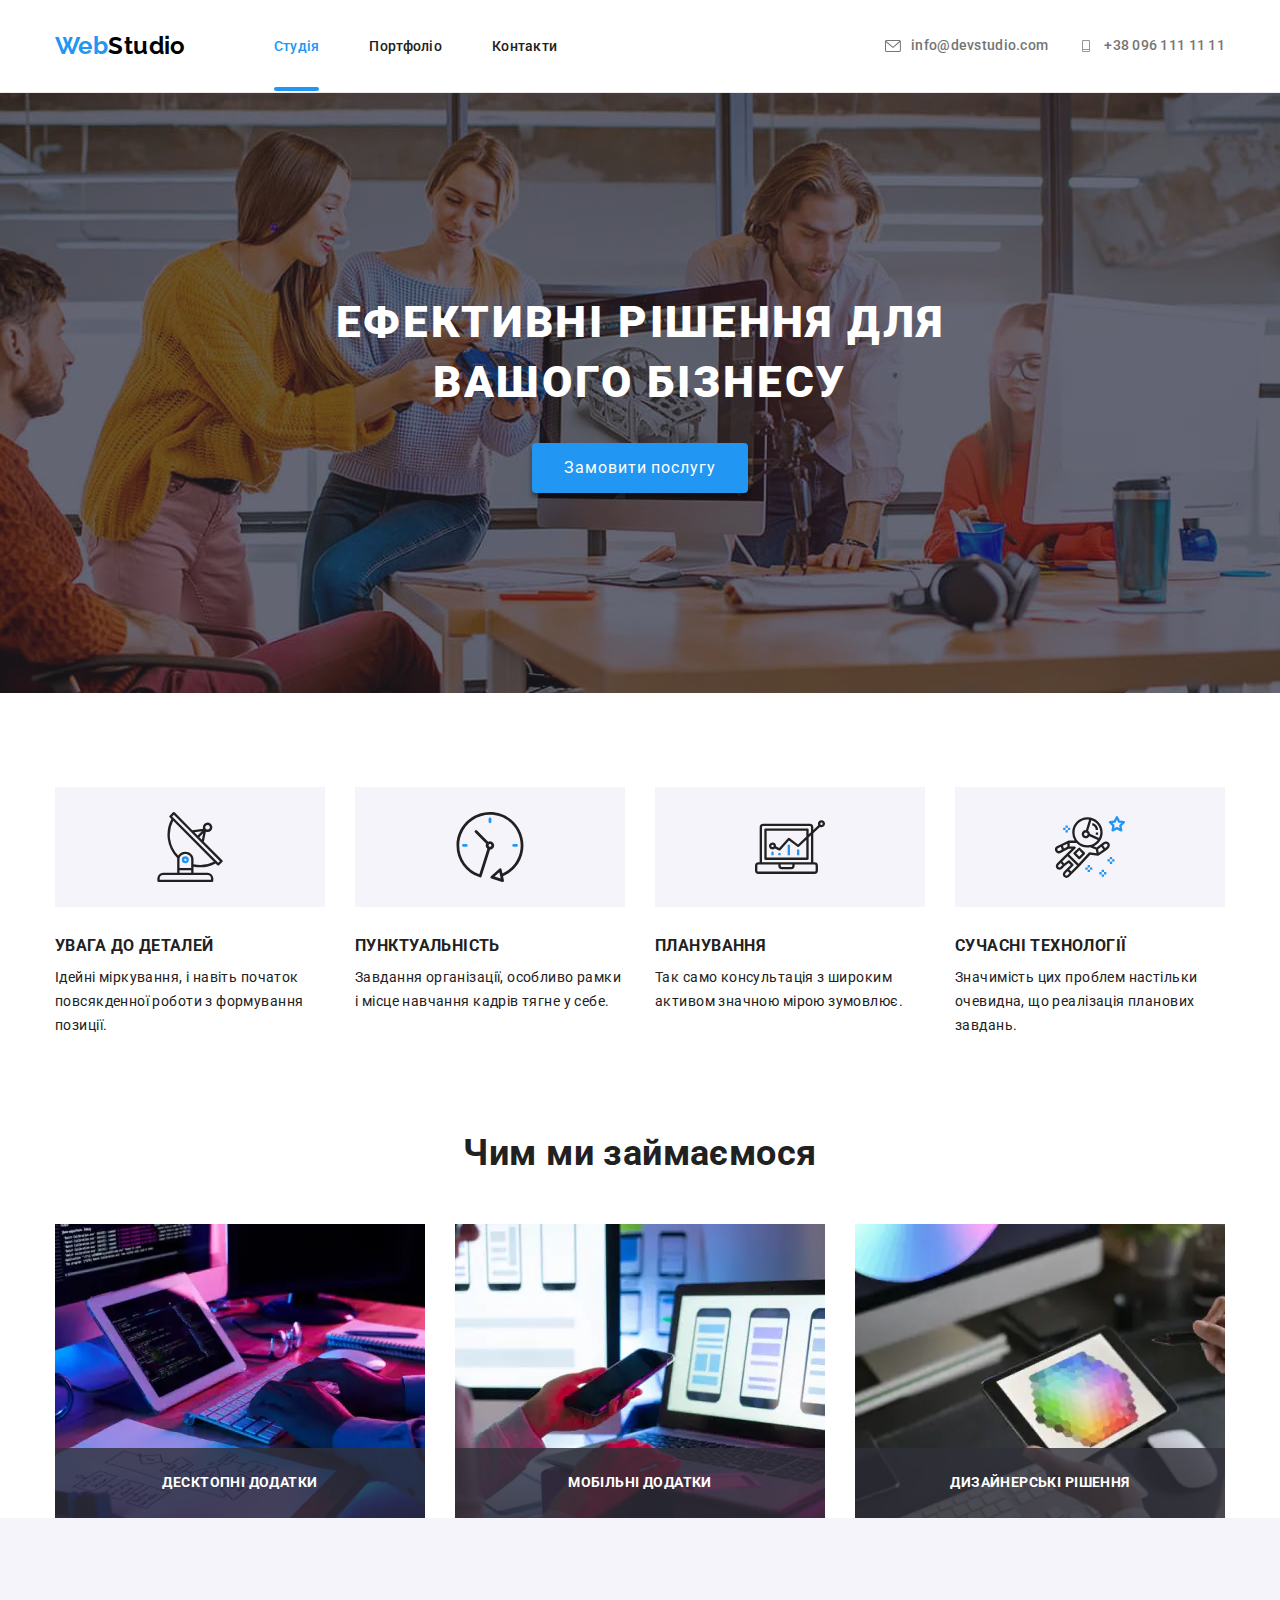
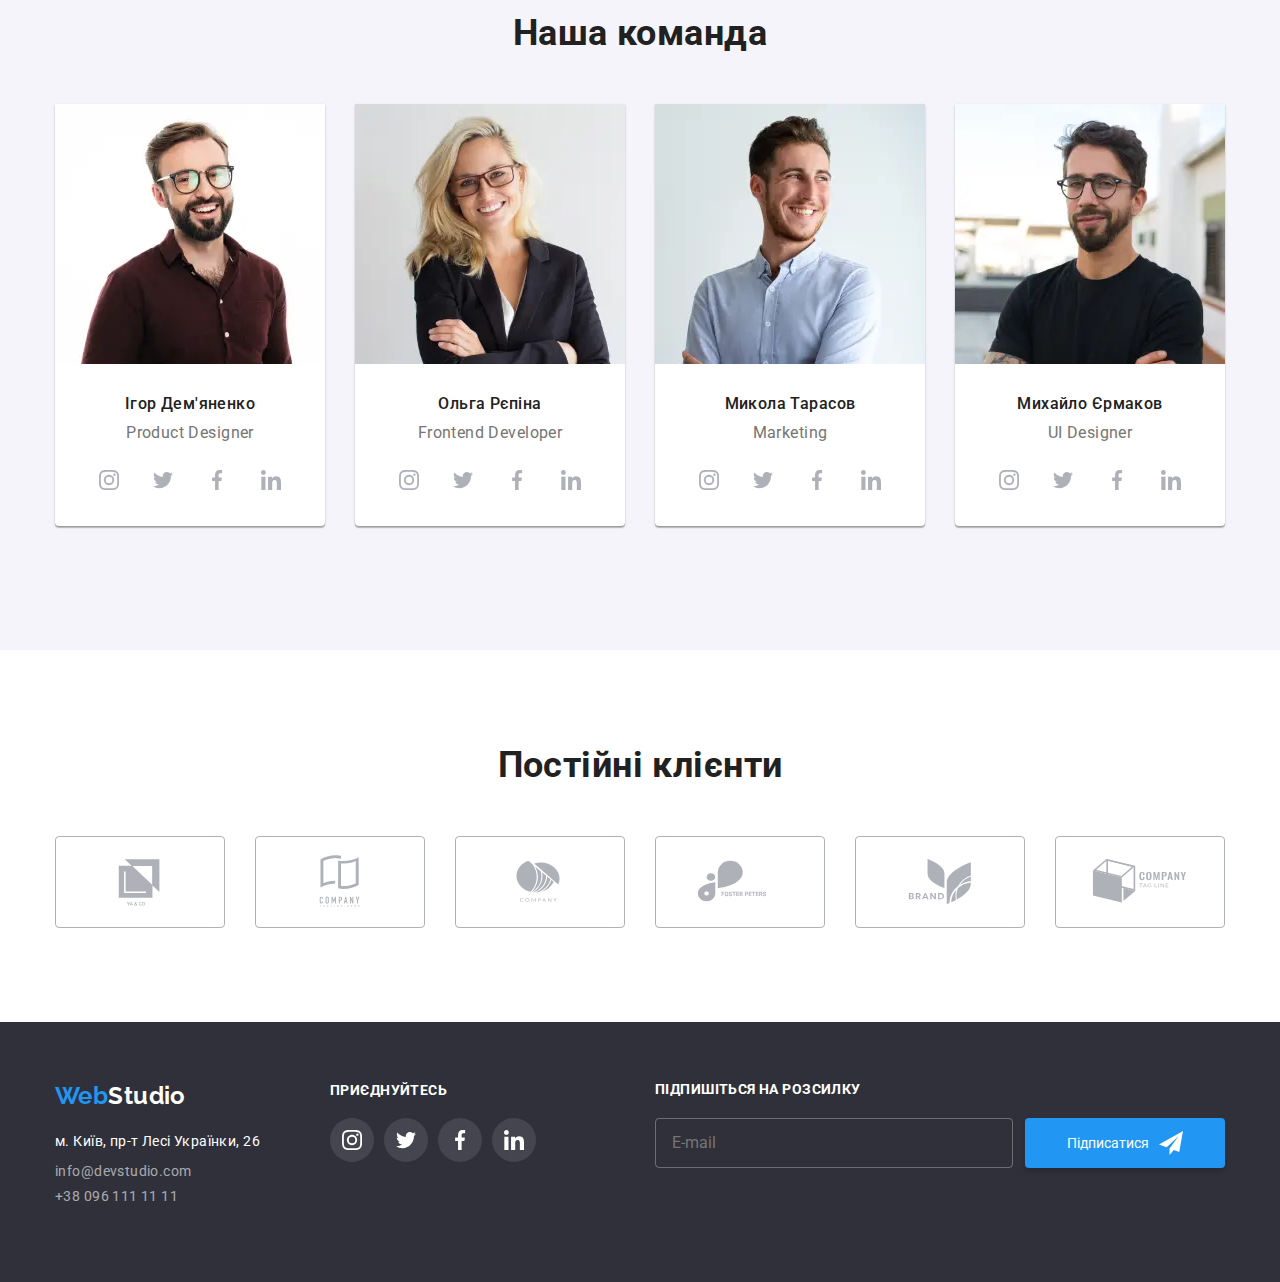
<file: index.html>
<!DOCTYPE html>
<html lang="uk">

<head>
  <meta charset="utf-8" />
  <meta name="viewport" content="width=device-width, initial-scale=1.0" />
  <title>WebStudio</title>
  <link rel="preconnect" href="https://fonts.googleapis.com" />
  <link rel="preconnect" href="https://fonts.gstatic.com" crossorigin />
  <link href="https://fonts.googleapis.com/css2?family=Raleway:wght@700&family=Roboto:wght@400;500;700;900&display=swap"
    rel="stylesheet" />
  <link rel="stylesheet" href="https://cdn.jsdelivr.net/npm/modern-normalize@1.1.0/modern-normalize.min.css" />
  <link rel="stylesheet" href="./css/main.min.css" />
</head>

<body class="page">

  <!--Шапка-->
  <header class="page-header">
    <div class="container page-header__container">
      <nav class="page-navigation">
        <a class="page-logo link" href="./index.html">Web<span class="logo-header">Studio</span></a>
        <ul class="site-nav list">
          <li class="site-nav__item">
            <a class="site-nav__link current link" href="./index.html">Студія</a>
          </li>
          <li class="site-nav__item">
            <a class="site-nav__link link" href="./portfolio.html">Портфоліо</a>
          </li>
          <li class="site-nav__item">
            <a class="site-nav__link link" href="#">Контакти</a>
          </li>
        </ul>
      </nav>
      <ul class="auth-nav list">
        <li class="auth-nav__item">
          <div class="mailto">
            <a class="auth-nav__link link" href="mailto:info@devstudio.com">
              <svg aria-label "іконка конверту" class="auth-nav__icon">
                <use href="./images/icons.svg#icon-envelope"></use>
              </svg>info@devstudio.com
            </a>
          </div>
          <div class="telefon">
            <a class="auth-nav__link link" href="tel:+380961111111">
              <svg aria-label "іконка телефон" class="auth-nav__icon">
                <use href="./images/icons.svg#icon-vector-1"></use>
              </svg>+38 096 111 11 11</a>
          </div>
        </li>
      </ul>
      <button type="button" class="mobile-btn" data-menu-open>
        <svg class="mobile-btn__icon">
          <use href="./images/icons.svg#icon-burger"></use>
        </svg>
      </button>
    </div>
    <div class="mobile-menu" data-menu>
      <div class="container mobile-menu__container">
        <button type="button" class="mobile-menu__btn" data-menu-close>
          <svg class="mobile-menu__icon">
            <use href="./images/icons.svg#icon-close-2"></use>
          </svg>
        </button>
        <ul class="mobile-nav list">
          <li class="mobile-nav__item">
            <a class="mobile-nav__link current link" href="./index.html">Студія</a>
          </li>
          <li class="mobile-nav__item">
            <a class="mobile-nav__link link" href="./portfolio.html">Портфоліо</a>
          </li>
          <li class="mobile-nav__item">
            <a class="mobile-nav__link link" href="#">Контакти</a>
          </li>
        </ul>
        <ul class=" contacts-mobile list">
          <li class="contacts-mobile__item">
            <div class="contacts-mobile__link">
              <a class="contacts-mobile__telefon link" href="tel:+380961111111">+38 096 111 11 11</a>
            </div>
            <div class="contacts-mobile__link">
              <a class="contacts-mobile__mailto link" href="mailto:info@devstudio.com">info@devstudio.com</a>
            </div>
          </li>
        </ul>
        <ul class="mobile-networks list">
          <li class="mobile-networks__item">
            <a class="mobile-networks__link link" href="">Instagram</a><span class="border"></span>
          </li>
          <li class="mobile-networks__item">
            <a class="mobile-networks__link link" href="">Twitter</a><span class="border"></span>
          </li>
          <li class="mobile-networks__item">
            <a class="mobile-networks__link link" href="">Facebook</a><span class="border"></span>
          </li>
          <li class="mobile-networks__item">
            <a class="mobile-networks__link link" href="">Linkedin</a><span class="border"></span>
          </li>
        </ul>
      </div>
    </div>
  </header>

  <main>
    <!--Герой-->
    <section class="hero section">
      <div class="container">
        <h1 class="hero__title">Ефективні рішення для вашого бізнесу</h1>
        <button class="open-btn" type="button" data-modal-open>Замовити послугу</button>
      </div>
    </section>

    <!--Наші переваги-->
    <section class="features section">
      <div class="container">
        <h2 class="section-title visually-hidden">Наші переваги</h2>
        <ul class="features-list list">
          <li class="features-list__item">
            <div class="advantage">
              <svg aria-label "іконка антени" class="advantage__icon">
                <use href="./images/icons.svg#icon-antenna"></use>
              </svg>
            </div>
            <h3 class="features__title">Увага до деталей</h3>
            <p class="features__text">
              Ідейні міркування, і навіть початок повсякденної роботи з
              формування позиції.
            </p>
          </li>
          <li class="features-list__item">
            <div class="advantage">
              <svg aria-label "іконка годинника" class="advantage__icon">
                <use href="./images/icons.svg#icon-clock"></use>
              </svg>
            </div>
            <h3 class="features__title">Пунктуальність</h3>
            <p class="features__text">
              Завдання організації, особливо рамки і місце навчання кадрів
              тягне у себе.
            </p>
          </li>
          <li class="features-list__item">
            <div class="advantage">
              <svg aria-examplabel "іконка діаграми" class="advantage__icon">
                <use href="./images/icons.svg#icon-diagram"></use>
              </svg>
            </div>
            <h3 class="features__title">Планування</h3>
            <p class="features__text">
              Так само консультація з широким активом значною мірою зумовлює.
            </p>
          </li>
          <li class="features-list__item">
            <div class="advantage">
              <svg aria-label "іконка астронавта" class="advantage__icon">
                <use href="./images/icons.svg#icon-astronaut"></use>
              </svg>
            </div>
            <h3 class="features__title">Сучасні технології</h3>
            <p class="features__text">
              Значимість цих проблем настільки очевидна, що реалізація
              планових завдань.
            </p>
          </li>
        </ul>
      </div>
    </section>

    <!--Приклади робіт-->
    <section class="examples section">
      <div class="container">
        <h2 class="section-title">Чим ми займаємося</h2>
        <ul class="examples-list list">
          <li class="examples__img">
            <picture>
              <source srcset="./images/examples-1.desktop.webp 1x, ./images/examples-1.desktop@2x.webp 2x"
                media="(min-width: 1200px)" type="image/webp" />
              <source srcset="./images/examples-1.desktop.jpg 1x, ./images/examples-1.desktop@2x.jpg 2x"
                media="(min-width: 1200px)" />

              <source srcset="./images/examples-1.tablet.webp 1x, ./images/examples-1.tablet@2x.webp 2x"
                media="(min-width: 768px)" type="image/webp" />
              <source srcset="./images/examples-1.tablet.jpg 1x, ./images/examples-1.tablet@2x.jpg 2x"
                media="(min-width: 768px)" />

              <source srcset="./images/examples-1.mobile.webp 1x, ./images/examples-1.mobile@2x.webp 2x"
                media="(max-width: 767px)" type="image/webp" />
              <source srcset="./images/examples-1.mobile.jpg 1x, ./images/examples-1.mobile@2x.jpg 2x"
                media="(max-width: 767px)" />

              <img src="./images/examples-1.mobile.jpg" alt="retina picture" class="picture-img"
                alt="Людина працює за комп'ютером" width="370" height="294" />
            </picture>
            <div class="examples__overlay">
              <p>Десктопні додатки</p>
            </div>
          </li>
          <li class="examples__img">
            <picture>
              <source srcset="./images/examples-2.desktop.webp 1x, ./images/examples-2.desktop@2x.webp 2x"
                media="(min-width: 1200px)" type="image/webp" />
              <source srcset="./images/examples-2.desktop.jpg 1x, ./images/examples-2.desktop@2x.jpg 2x"
                media="(min-width: 1200px)" />

              <source srcset="./images/examples-2.tablet.webp 1x, ./images/examples-2.tablet@2x.webp 2x"
                media="(min-width: 768px)" type="image/webp" />
              <source srcset="./images/examples-2.tablet.jpg 1x, ./images/examples-2.tablet@2x.jpg 2x"
                media="(min-width: 768px)" />

              <source srcset="./images/examples-2.mobile.webp 1x, ./images/examples-2.mobile@2x.webp 2x"
                media="(max-width: 767px)" type="image/webp" />
              <source srcset="./images/examples-2.mobile.jpg 1x, ./images/examples-2.mobile@2x.jpg 2x"
                media="(max-width: 767px)" />

              <img src="./images/examples-2.mobile.jpg" alt="retina picture" class="picture-img"
                alt="Дівчина з телефоном за комп'ютером" width="370" height="294" /> 
            </picture>
              <div class="examples__overlay">
                <p>Мобільні додатки</p>
              </div>
          </li>
          <li class="examples__img">
            <picture>
              <source srcset="./images/examples-3.desktop.webp 1x, ./images/examples-3.desktop@2x.webp 2x"
                media="(min-width: 1200px)" type="image/webp" />
              <source srcset="./images/examples-3.desktop.jpg 1x, ./images/examples-3.desktop@2x.jpg 2x"
                media="(min-width: 1200px)" />

              <source srcset="./images/examples-3.tablet.webp 1x, ./images/examples-3.tablet@2x.webp 2x"
                media="(min-width: 768px)" type="image/webp" />
              <source srcset="./images/examples-3.tablet.jpg 1x, ./images/examples-3.tablet@2x.jpg 2x"
                media="(min-width: 768px)" />

              <source srcset="./images/examples-3.mobile.webp 1x, ./images/examples-3.mobile@2x.webp 2x"
                media="(max-width: 767px)" type="image/webp" />
              <source srcset="./images/examples-3.mobile.jpg 1x, ./images/examples-3.mobile@2x.jpg 2x"
                media="(max-width: 767px)" />

              <img src="./images/examples-3.mobile.jpg" alt="retina picture" class="picture-img"
                alt="Дівчина з планшетом" width="370" height="294" />
            </picture>
              <div class="examples__overlay">
                <p>Дизайнерські рішення</p>
              </div>
          </li>
        </ul>
      </div>
    </section>

    <!--Наша команда-->
    <section class="team section">
      <div class="container">
        <h2 class="section-title">Наша команда</h2>
        <ul class="team-list list">
          <li class="team__item">
            <picture>
              <source srcset="./images/team-1.desktop.webp 1x, ./images/team-1.desktop@2x.webp 2x"
                media="(min-width: 1200px)" type="image/webp" />
              <source srcset="./images/team-1.desktop.jpg 1x, ./images/team-1.desktop@2x.jpg 2x"
                media="(min-width: 1200px)" />

              <source srcset="./images/team-1.tablet.webp 1x, ./images/team-1.tablet@2x.webp 2x"
                media="(min-width: 768px)" type="image/webp" />
              <source srcset="./images/team-1.tablet.jpg 1x, ./images/team-1.tablet@2x.jpg 2x"
                media="(min-width: 768px)" />

              <source srcset="./images/team-1.mobile.webp 1x, ./images/team-1.mobile@2x.webp 2x"
                media="(max-width: 767px)" type="image/webp" />
              <source srcset="./images/team-1.mobile.jpg 1x, ./images/team-1.mobile@2x.jpg 2x"
                media="(max-width: 767px)" />

              <img src="./images/team-1.mobile.jpg" alt="retina picture" class="picture-img" alt="Ігор Дем'яненко" />
            </picture>
              <div class="team__card">
                <h3 class="team__title">Ігор Дем'яненко</h3>
                <p class="team__text">Product Designer</p>
                <ul class="social-list list">
                  <li class="social__item">
                    <a href="" class="social__link">
                      <svg aria-label "іконка інстаграму" class="social__icon">
                        <use href="./images/icons.svg#icon-instagram"></use>
                      </svg>
                    </a>
                  </li>
                  <li class="social__item">
                    <a href="" class="social__link">
                      <svg aria-label "іконка твітеру" class="social__icon">
                        <use href="./images/icons.svg#icon-twitter"></use>
                      </svg>
                    </a>
                  </li>
                  <li class="social__item">
                    <a href="" class="social__link">
                      <svg aria-label "іконка фейсбуку" class="social__icon">
                        <use href="./images/icons.svg#icon-facebook"></use>
                      </svg>
                    </a>
                  </li>
                  <li class="social__item">
                    <a href="" class="social__link">
                      <svg aria-label "іконка лінкедін" class="social__icon">
                        <use href="./images/icons.svg#icon-linkedin"></use>
                      </svg>
                    </a>
                  </li>
                </ul>
              </div>
          </li>
          <li class="team__item">
            <picture>
              <source srcset="./images/team-2.desktop.webp 1x, ./images/team-2.desktop@2x.webp 2x"
                media="(min-width: 1200px)" type="image/webp" />
              <source srcset="./images/team-2.desktop.jpg 1x, ./images/team-2.desktop@2x.jpg 2x"
                media="(min-width: 1200px)" />

              <source srcset="./images/team-2.tablet.webp 1x, ./images/team-2.tablet@2x.webp 2x"
                media="(min-width: 768px)" type="image/webp" />
              <source srcset="./images/team-2.tablet.jpg 1x, ./images/team-2.tablet@2x.jpg 2x"
                media="(min-width: 768px)" />

              <source srcset="./images/team-2.mobile.webp 1x, ./images/team-2.mobile@2x.webp 2x"
                media="(max-width: 767px)" type="image/webp" />
              <source srcset="./images/team-2.mobile.jpg 1x, ./images/team-2.mobile@2x.jpg 2x"
                media="(max-width: 767px)" />

              <img src="./images/team-2.mobile.jpg" alt="retina picture" class="picture-img" alt="Ольга Рєпіна"/>
                </picture>
              <div class="team__card">
                <h3 class="team__title">Ольга Рєпіна</h3>
                <p class="team__text">Frontend Developer</p>
                <ul class="social-list list">
                  <li class="social__item">
                    <a href="" class="social__link">
                      <svg aria-label "іконка інстаграму" class="social__icon">
                        <use href="./images/icons.svg#icon-instagram"></use>
                      </svg>
                    </a>
                  </li>
                  <li class="social__item">
                    <a href="" class="social__link">
                      <svg aria-label "іконка твітеру" class="social__icon">
                        <use href="./images/icons.svg#icon-twitter"></use>
                      </svg>
                    </a>
                  </li>
                  <li class="social__item">
                    <a href="" class="social__link">
                      <svg aria-label "іконка фейсбуку" class="social__icon">
                        <use href="./images/icons.svg#icon-facebook"></use>
                      </svg>
                    </a>
                  </li>
                  <li class="social__item">
                    <a href="" class="social__link">
                      <svg aria-label "іконка лінкедін" class="social__icon">
                        <use href="./images/icons.svg#icon-linkedin"></use>
                      </svg>
                    </a>
                  </li>
                </ul>
              </div>
          </li>
          <li class="team__item">
            <picture >
              <source srcset="./images/team-3.desktop.webp 1x, ./images/team-3.desktop@2x.webp 2x"
                media="(min-width: 1200px)" type="image/webp" />
              <source srcset="./images/team-3.desktop.jpg 1x, ./images/team-3.desktop@2x.jpg 2x"
                media="(min-width: 1200px)" />

              <source srcset="./images/team-3.tablet.webp 1x, ./images/team-3.tablet@2x.webp 2x"
                media="(min-width: 768px)" type="image/webp" />
              <source srcset="./images/team-3.tablet.jpg 1x, ./images/team-3.tablet@2x.jpg 2x"
                media="(min-width: 768px)" />

              <source srcset="./images/team-3.mobile.webp 1x, ./images/team-3.mobile@2x.webp 2x"
                media="(max-width: 767px)" type="image/webp" />
              <source srcset="./images/team-3.mobile.jpg 1x, ./images/team-3.mobile@2x.jpg 2x"
                media="(max-width: 767px)" />

             <img src="./images/team-3.mobile.jpg" alt="retina picture" class="picture-img" alt="Микола Тарасов"/>
            </picture>
              <div class="team__card">
                <h3 class="team__title">Микола Тарасов</h3>
                <p class="team__text">Marketing</p>
                <ul class="social-list list">
                  <li class="social__item">
                    <a href="" class="social__link">
                      <svg aria-label "іконка інстаграму" class="social__icon">
                        <use href="./images/icons.svg#icon-instagram"></use>
                      </svg>
                    </a>
                  </li>
                  <li class="social__item">
                    <a href="" class="social__link">
                      <svg aria-label "іконка твітеру" class="social__icon">
                        <use href="./images/icons.svg#icon-twitter"></use>
                      </svg>
                    </a>
                  </li>
                  <li class="social__item">
                    <a href="" class="social__link">
                      <svg aria-label "іконка фейсбуку" class="social__icon">
                        <use href="./images/icons.svg#icon-facebook"></use>
                      </svg>
                    </a>
                  </li>
                  <li class="social__item">
                    <a href="" class="social__link">
                      <svg aria-label "іконка лінкедін" class="social__icon">
                        <use href="./images/icons.svg#icon-linkedin"></use>
                      </svg>
                    </a>
                  </li>
                </ul>
              </div>
          </li>
          <li class="team__item">
            <picture>
              <source srcset="./images/team-4.desktop.webp 1x, ./images/team-4.desktop@2x.webp 2x"
                media="(min-width: 1200px)" type="image/webp" />
              <source srcset="./images/team-4.desktop.jpg 1x, ./images/team-4.desktop@2x.jpg 2x"
                media="(min-width: 1200px)" />

              <source srcset="./images/team-4.tablet.webp 1x, ./images/team-4.tablet@2x.webp 2x"
                media="(min-width: 768px)" type="image/webp" />
              <source srcset="./images/team-4.tablet.jpg 1x, ./images/team-4.tablet@2x.jpg 2x"
                media="(min-width: 768px)" />

              <source srcset="./images/team-4.mobile.webp 1x, ./images/team-4.mobile@2x.webp 2x"
                media="(max-width: 767px)" type="image/webp" />
              <source srcset="./images/team-4.mobile.jpg 1x, ./images/team-4.mobile@2x.jpg 2x"
                media="(max-width: 767px)" />

              <img src="./images/team-4.mobile.jpg" alt="retina picture" class="picture-img" alt="Михайло Єрмаков"/>
            </picture>
              <div class="team__card">
                <h3 class="team__title">Михайло Єрмаков</h3>
                <p class="team__text">UI Designer</p>
                <ul class="social-list list">
                  <li class="social__item">
                    <a href="" class="social__link">
                      <svg aria-label "іконка інстаграму" class="social__icon">
                        <use href="./images/icons.svg#icon-instagram"></use>
                      </svg>
                    </a>
                  </li>
                  <li class="social__item">
                    <a href="" class="social__link">
                      <svg aria-label "іконка твітеру" class="social__icon">
                        <use href="./images/icons.svg#icon-twitter"></use>
                      </svg>
                    </a>
                  </li>
                  <li class="social__item">
                    <a href="" class="social__link">
                      <svg aria-label"іконка фейсбуку" class="social__icon">
                        <use href="./images/icons.svg#icon-facebook"></use>
                      </svg>
                    </a>
                  </li>
                  <li class="social__item">
                    <a href="" class="social__link">
                      <svg aria-label "іконка лінкедін" class="social__icon">
                        <use href="./images/icons.svg#icon-linkedin"></use>
                      </svg>
                    </a>
                  </li>
                </ul>
              </div>
          </li>
        </ul>
      </div>
    </section>

    <!--Постійні клієнти-->
    <section class="client section">
      <div class="container">
        <h2 class="section-title">Постійні клієнти</h2>
        <ul class="client-list list">
          <li class="client__item">
            <a href="" class="client__link">
              <svg aria-label "іконка лого-1" class="client__icon">
                <use href="./images/icons.svg#icon-logo-1"></use>
              </svg>
            </a>
          </li>
          <li class="client__item">
            <a href="" class="client__link">
              <svg aria-label "іконка лого-2" class="client__icon">
                <use href="./images/icons.svg#icon-logo-2"></use>
              </svg>
            </a>
          </li>
          <li class="client__item">
            <a href="" class="client__link">
              <svg aria-label "іконка лого-3" class="client__icon">
                <use href="./images/icons.svg#icon-logo-3"></use>
              </svg>
            </a>
          </li>
          <li class="client__item">
            <a href="" class="client__link">
              <svg aria-label "іконка лого-4" class="client__icon">
                <use href="./images/icons.svg#icon-logo-4"></use>
              </svg>
            </a>
          </li>
          <li class="client__item">
            <a href="" class="client__link">
              <svg aria-label "іконка лого-5" class="client__icon">
                <use href="./images/icons.svg#icon-logo-5"></use>
              </svg>
            </a>
          </li>
          <li class="client__item">
            <a href="" class="client__link">
              <svg aria-label "іконка лого-6" class="client__icon">
                <use href="./images/icons.svg#icon-logo-6"></use>
              </svg>
            </a>
          </li>
        </ul>
      </div>
    </section>
  </main>

  <!--Підвал-->
 
  <footer class="page-footer">
      <div class="container footer-box">
        <div class="footer-box__adress">
          <a class="page-logo link" href="./index.html">Web<span class="logo-footer">Studio</span></a>
          <adress>
            <ul class="adress list">
              <li class="adress__item">
                <a class="adress__text link" href="https://goo.gl/maps/DLpnZsbRSq8GDsMA8" target="_blank"
                  rel="noreferer noopener nofollow">м. Київ, пр-т Лесі Українки, 26</a>
              </li>
              <li class="adress__item">
                <a class="adress__link link" href="mailto:info@devstudio.com">info@devstudio.com</a>
              </li>
              <li class="adress__item">
                <a class="adress__link link" href="tel:+380961111111">+38 096 111 11 11</a>
              </li>
            </ul>
          </adress>
        </div>
        <div class="network">
          <p class="network-title">Приєднуйтесь</p>
          <ul class="network-list list">
            <li class="network__item">
              <a href="" class="network__link">
                <svg aria-label "іконка інстаграму" class="network__icon">
                  <use href="./images/icons.svg#icon-instagram"></use>
                </svg>
              </a>
            </li>
            <li class="network__item">
              <a href="" class="network__link">
                <svg aria-label "іконка твітеру" class="network__icon">
                  <use href="./images/icons.svg#icon-twitter"></use>
                </svg>
              </a>
            </li>
            <li class="network__item">
              <a href="" class="network__link">
                <svg aria-label "іконка фейсбуку" class="network__icon">
                  <use href="./images/icons.svg#icon-facebook"></use>
                </svg>
              </a>
            </li>
            <li class="network__item">
              <a href="" class="network__link">
                <svg aria-label "іконка лінкедін" class="network__icon">
                  <use href="./images/icons.svg#icon-linkedin"></use>
                </svg>
              </a>
            </li>
          </ul>
        </div>
        <form class="footer-form">
          <p class="footer-form__title">Підпишіться на розсилку</p>
        <label class="footer-form__email">
          <input type="email" placeholder="E-mail" class="footer-form__input"
          pattern="^[a-z0-9]+[\._]?[a-z0-9]+[@]\w+[.]\w{2,3}$" name="user_email" />
          <button type="submit" class="footer-form__submit">Підписатися
          <svg class="footer-form__icon" width="24" height="24">
            <use href="./images/icons.svg#icon-send"></use>
          </svg>
          </button>
        </label>
        </form>
      </div>
    </footer>
  
  <!--Модальна форма-->
  <div class="backdrop is-hidden" data-modal>
    <div class="modal">
      <button type="button" class="modal-close-btn" data-modal-close>
        <svg class="modal-close__icon" width="11" height="11">
          <use href="./images/icons.svg#icon-close"></use>
        </svg>
      </button>

      <p class="modal-form__title">Залиште свої дані, ми вам передзвонимо</p>
      <form class="modal-form">
        <label class="modal-form__field">
          <span class="modal-form__desc">
            Ім'я
          </span>
          <span class="modal-form__wrapper">
            <input type="text" class="modal-form__input" pattern="[a-zA-Zа-яА-ЯіІїЇ]+" name="user-name" required />
            <svg class="modal-form__icon" width="12" height="12">
              <use href="./images/icons.svg#icon-name"></use>
            </svg>
          </span>
        </label>
        <label class="modal-form__field">
          <span class="modal-form__desc">
            Телефон
          </span>
          <span class="modal-form__wrapper">
            <input type="tel" class="modal-form__input" pattern="[0-9]{3}-[0-9]{3}-[0-9]{2}-[0-9]{2}"
              title="xxx-xxx-xx-xx" name="user-phone" required />
            <svg class="modal-form__icon" width="13" height="13">
              <use href="./images/icons.svg#icon-telefon"></use>
            </svg>
          </span>
        </label>
        <label class="modal-form__field">
          <span class="modal-form__desc">
            Пошта
          </span>
          <span class="modal-form__wrapper">
            <input type="email" class="modal-form__input" pattern="^[a-z0-9]+[\._]?[a-z0-9]+[@]\w+[.]\w{2,3}$"
              name="user-email" required />
            <svg class="modal-form__icon" width="15" height="12">
              <use href="./images/icons.svg#icon-email"></use>
            </svg>
          </span>
        </label>
        <span class="modal-form__desc">
          Коментар
        </span>
        <textarea name="user-message" class="modal-form__message" placeholder="Введіть текст" required></textarea>
        <label class="modal-form-check__field">
          <input type="checkbox" class="modal-form__check visually-hidden" name="user-policy" required />
          <svg class="modal-form__checkbox">
            <use class="modal-form-сheckbox__icon" href="./images/icons.svg#icon-check"></use>
          </svg>
          Погоджуюся з розсилкою та приймаю&nbsp;<a href="conditions">Умови договору</a>
        </label>
        <button type="submit" class="modal-form__submit">Відправити</button>
      </form>
    </div>
  </div>
  <script src="./js/menu.js"></script>
  <script src="./js/modal.js"></script>
</body>

</html>
</file>
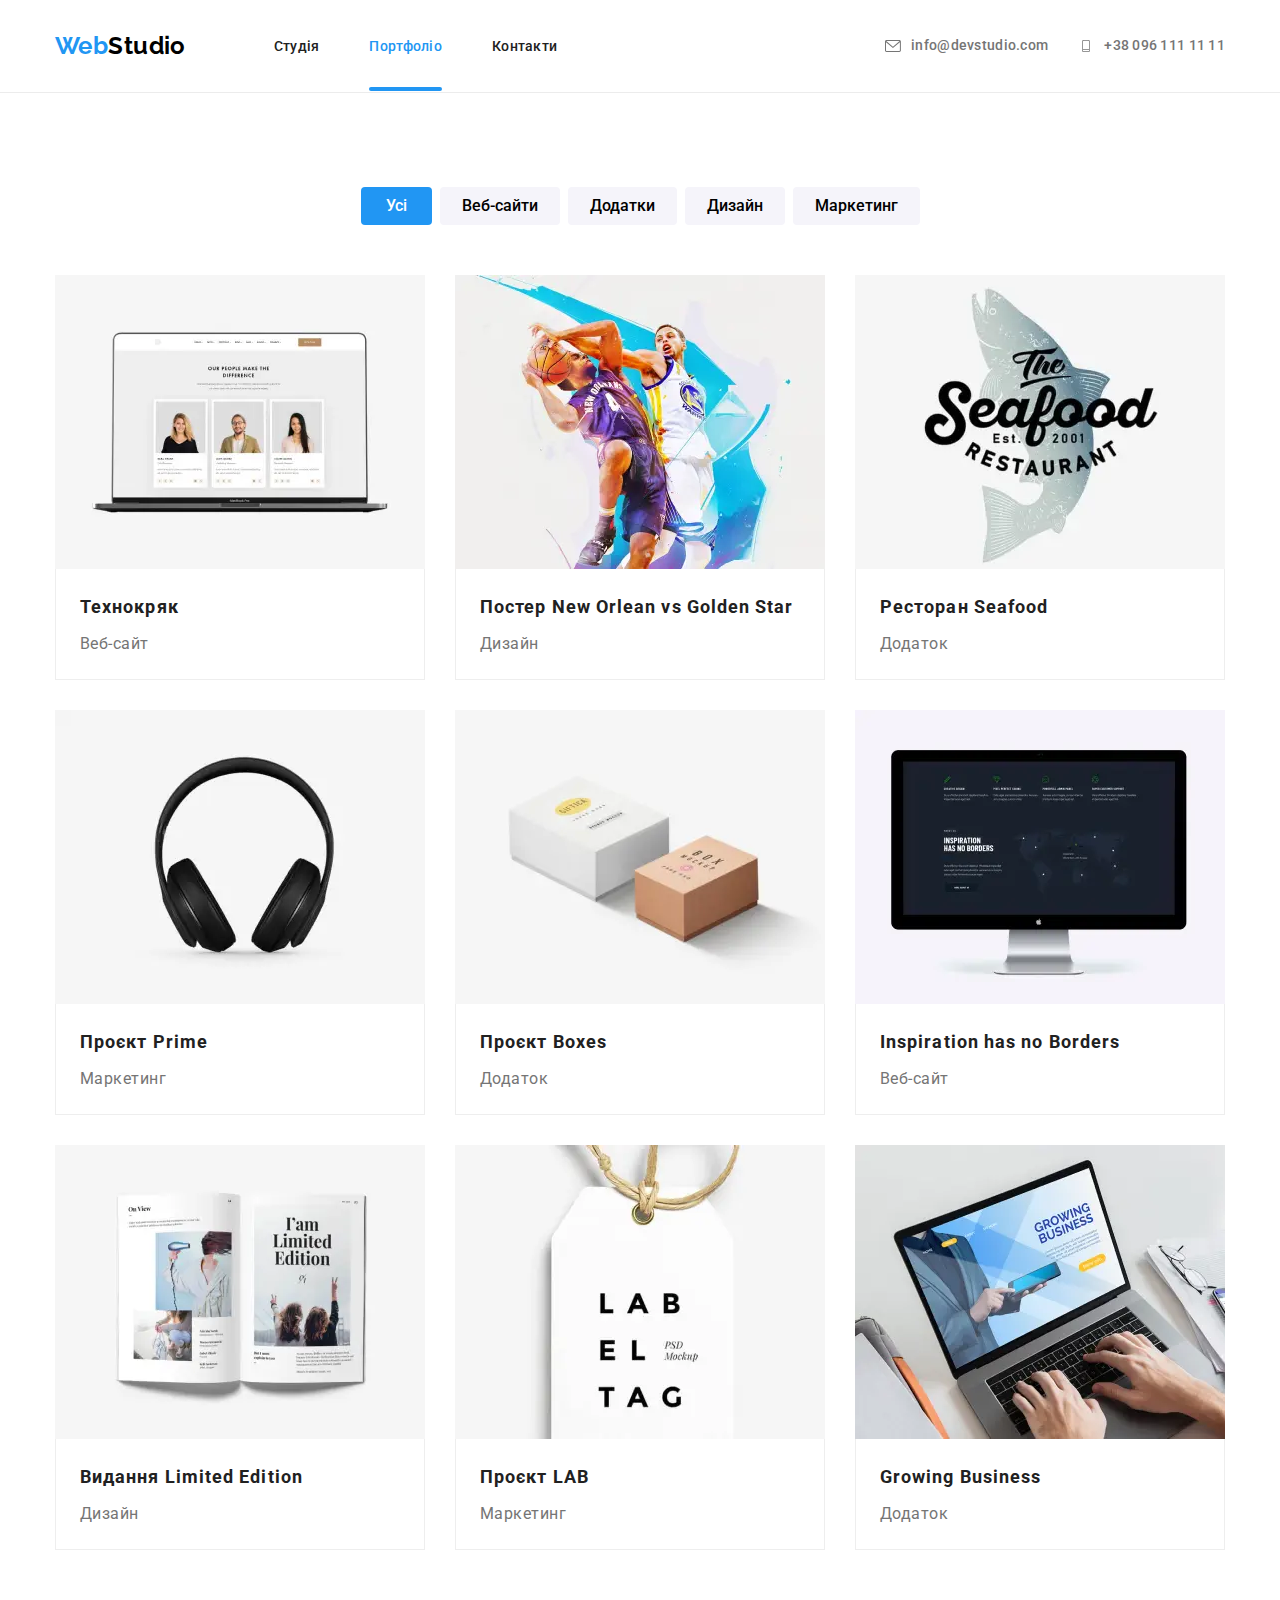
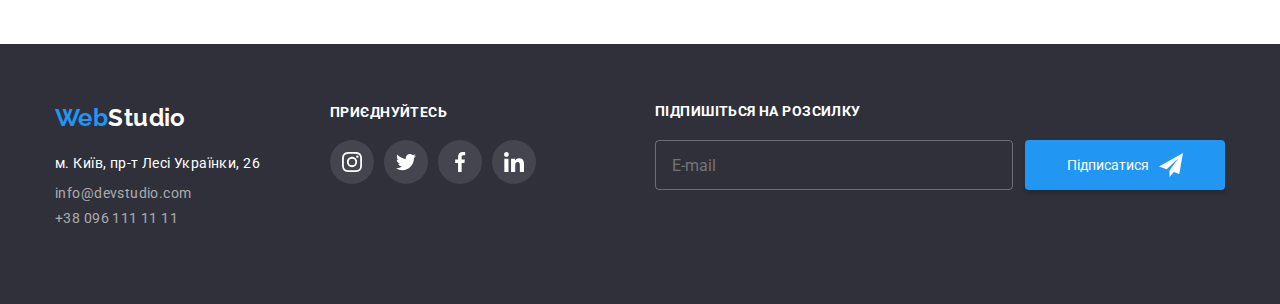
<file: portfolio.html>
<!DOCTYPE html>
<html lang="uk">

<head>
  <meta charset="UTF-8" />
  <meta http-equiv="X-UA-Compatible" content="IE=edge" />
  <meta name="viewport" content="width=device-width, initial-scale=1.0" />
  <title>WebStudio</title>
  <link rel="preconnect" href="https://fonts.googleapis.com" />
  <link rel="preconnect" href="https://fonts.gstatic.com" crossorigin />
  <link href="https://fonts.googleapis.com/css2?family=Raleway:wght@700&family=Roboto:wght@400;500;700;900&display=swap"
    rel="stylesheet" />
  <link rel="stylesheet" href="https://cdn.jsdelivr.net/npm/modern-normalize@1.1.0/modern-normalize.min.css" />
  <link rel="stylesheet" href="./css/main.min.css" />
</head>

<body class="page">


  <!--Шапка-->
  <header class="page-header">
    <div class="container page-header__container">
      <nav class="page-navigation">
        <a class="page-logo link" href="./index.html">Web<span class="logo-header">Studio</span></a>
        <ul class="site-nav list">
          <li class="site-nav__item">
            <a class="site-nav__link link" href="./index.html">Студія</a>
          </li>
          <li class="site-nav__item">
            <a class="site-nav__link current link" href="./portfolio.html">Портфоліо</a>
          </li>
          <li class="site-nav__item">
            <a class="site-nav__link link" href="#">Контакти</a>
          </li>
        </ul>
      </nav>
      <ul class="auth-nav list">
        <li class="auth-nav__item">
          <div class="mailto">
            <a class="auth-nav__link link" href="mailto:info@devstudio.com">
              <svg aria-label "іконка конверту" class="auth-nav__icon">
                <use href="./images/icons.svg#icon-envelope"></use>
              </svg>info@devstudio.com
            </a>
          </div>
          <div class="telefon">
            <a class="auth-nav__link link" href="tel:+380961111111">
              <svg aria-label "іконка телефон" class="auth-nav__icon">
                <use href="./images/icons.svg#icon-vector-1"></use>
              </svg>+38 096 111 11 11</a>
          </div>
        </li>
      </ul>
      <button type="button" class="mobile-btn" data-menu-open>
        <svg class="mobile-btn__icon">
          <use href="./images/icons.svg#icon-burger"></use>
        </svg>
      </button>
    </div>
    <div class="mobile-menu" data-menu>
      <div class="container mobile-menu__container">
        <button type="button" class="mobile-menu__btn" data-menu-close>
          <svg class="mobile-menu__icon">
            <use href="./images/icons.svg#icon-close-2"></use>
          </svg>
        </button>
        <ul class="mobile-nav list">
          <li class="mobile-nav__item">
            <a class="mobile-nav__link link" href="./index.html">Студія</a>
          </li>
          <li class="mobile-nav__item">
            <a class="mobile-nav__link current link" href="./portfolio.html">Портфоліо</a>
          </li>
          <li class="mobile-nav__item">
            <a class="mobile-nav__link link" href="#">Контакти</a>
          </li>
        </ul>
        <ul class=" contacts-mobile list">
          <li class="contacts-mobile__item">
            <div class="contacts-mobile__link">
              <a class="contacts-mobile__telefon link" href="tel:+380961111111">+38 096 111 11 11</a>
            </div>
            <div class="contacts-mobile__link">
              <a class="contacts-mobile__mailto link" href="mailto:info@devstudio.com">info@devstudio.com</a>
            </div>
          </li>
        </ul>
        <ul class="mobile-networks list">
          <li class="mobile-networks__item">
            <a class="mobile-networks__link link" href="">Instagram</a><span class="border"></span>
          </li>
          <li class="mobile-networks__item">
            <a class="mobile-networks__link link" href="">Twitter</a><span class="border"></span>
          </li>
          <li class="mobile-networks__item">
            <a class="mobile-networks__link link" href="">Facebook</a><span class="border"></span>
          </li>
          <li class="mobile-networks__item">
            <a class="mobile-networks__link link" href="">Linkedin</a><span class="border"></span>
          </li>
        </ul>
      </div>
    </div>
  </header>

  <main>
    <!--Герой-->
    <section class="portfolio section">
      <div class="container">
        <h1 class="visually-hidden">Портфоліо</h1>
        <ul class="nav-list list">
          <li>
            <button class="btn-portfolio activ" type="button">Усі</button>
          </li>
          <li>
            <button class="btn-portfolio" type="button">Веб-сайти</button>
          </li>
          <li>
            <button class="btn-portfolio" type="button">Додатки</button>
          </li>
          <li><button class="btn-portfolio" type="button">Дизайн</button></li>
          <li>
            <button class="btn-portfolio" type="button">Маркетинг</button>
          </li>
        </ul>
        <ul class="project list">
          <li class="project-shadow">
            <a href="" class="shadow link">
              <div class="project__wrapper">
                <picture class="card__photo">
                  <source srcset="./images/portfolio-1.desktop.webp 1x, ./images/portfolio-1.desktop@2x.webp 2x"
                    media="(min-width: 1200px)" type="image/webp" />
                  <source srcset="./images/portfolio-1.desktop.jpg 1x, ./images/portfolio-1.desktop@2x.jpg 2x"
                    media="(min-width: 1200px)" />

                  <source srcset="./images/portfolio-1.tablet.webp 1x, ./images/portfolio-1.tablet@2x.webp 2x"
                    media="(min-width: 768px)" type="image/webp" />
                  <source srcset="./images/portfolio-1.tablet.jpg 1x, ./images/portfolio-1.tablet@2x.jpg 2x"
                    media="(min-width: 768px)" />

                  <source srcset="./images/portfolio-1.mobile.webp 1x, ./images/portfolio-1.mobile@2x.webp 2x"
                    media="(max-width: 767px)" type="image/webp" />
                  <source srcset="./images/portfolio-1.mobile.jpg 1x, ./images/portfolio-1.mobile@2x.jpg 2x"
                    media="(max-width: 767px)" />

                  <img src="./images/portfolio-1.mobile.jpg" alt="retina picture" class="picture-img" alt="Технокряк" />
                </picture>
                <p class="overlay">
                  Ресурс пропонує комплексні пропозиції з різним рівнем функціоналу та сервісів. Все це дозволить
                  відвідувачу отримати
                  вичерпні відомості про компанію чи приватну особу.
                </p>
              </div>
              <div class="project__card project__card-1">
                <h3 class="project__title">Технокряк</h3>
                <p class="project__text">Веб-сайт</p>
              </div>
            </a>
          </li>
          <li class="project-shadow">
            <a href="" class="shadow link">
              <div class="project__wrapper">
                <picture class="card__photo">
                  <source srcset="./images/portfolio-2.desktop.webp 1x, ./images/portfolio-2.desktop@2x.webp 2x"
                    media="(min-width: 1200px)" type="image/webp" />
                  <source srcset="./images/portfolio-2.desktop.jpg 1x, ./images/portfolio-2.desktop@2x.jpg 2x"
                    media="(min-width: 1200px)" />

                  <source srcset="./images/portfolio-2.tablet.webp 1x, ./images/portfolio-2.tablet@2x.webp 2x"
                    media="(min-width: 768px)" type="image/webp" />
                  <source srcset="./images/portfolio-2.tablet.jpg 1x, ./images/portfolio-2.tablet@2x.jpg 2x"
                    media="(min-width: 768px)" />

                  <source srcset="./images/portfolio-2.mobile.webp 1x, ./images/portfolio-2.mobile@2x.webp 2x"
                    media="(max-width: 767px)" type="image/webp" />
                  <source srcset="./images/portfolio-2.mobile.jpg 1x, ./images/portfolio-2.mobile@2x.jpg 2x"
                    media="(max-width: 767px)" />

                  <img src="./images/portfolio-2.mobile.jpg" alt="retina picture" class="picture-img"
                    alt="Постер New Orlean vs Golden Star" />
                </picture>
                <p class="overlay">
                  Ресурс пропонує комплексні пропозиції з різним рівнем функціоналу та сервісів. Все це дозволить
                  відвідувачу отримати
                  вичерпні відомості про компанію чи приватну особу.
                </p>
              </div>
              <div class="project__card">
                <h3 class="project__title">Постер New Orlean vs Golden Star</h3>
                <p class="project__text">Дизайн</p>
              </div>
            </a>
          </li>
          <li class="project-shadow">
            <a href="" class="shadow link">
              <div class="project__wrapper">
                <picture class="card__photo">
                  <source srcset="./images/portfolio-3.desktop.webp 1x, ./images/portfolio-3.desktop@2x.webp 2x"
                    media="(min-width: 1200px)" type="image/webp" />
                  <source srcset="./images/portfolio-3.desktop.jpg 1x, ./images/portfolio-3.desktop@2x.jpg 2x"
                    media="(min-width: 1200px)" />

                  <source srcset="./images/portfolio-3.tablet.webp 1x, ./images/portfolio-3.tablet@2x.webp 2x"
                    media="(min-width: 768px)" type="image/webp" />
                  <source srcset="./imagesportfolio-3/.tablet.jpg 1x, ./images/portfolio-3.tablet@2x.jpg 2x"
                    media="(min-width: 768px)" />

                  <source srcset="./images/portfolio-3.mobile.webp 1x, ./images/portfolio-3.mobile@2x.webp 2x"
                    media="(max-width: 767px)" type="image/webp" />
                  <source srcset="./images/portfolio-3.mobile.jpg 1x, ./images/portfolio-3.mobile@2x.jpg 2x"
                    media="(max-width: 767px)" />

                  <img src="./images/portfolio-3.mobile.jpg" alt="retina picture" class="picture-img"
                    alt="Ресторан Seafood" />
                </picture>
                <p class="overlay">
                  Ресурс пропонує комплексні пропозиції з різним рівнем функціоналу та сервісів. Все це дозволить
                  відвідувачу отримати
                  вичерпні відомості про компанію чи приватну особу.
                </p>
              </div>
              <div class="project__card">
                <h3 class="project__title">Ресторан Seafood</h3>
                <p class="project__text">Додаток</p>
              </div>
            </a>
          </li>
          <li class="project-shadow">
            <a href="" class="shadow link">
              <div class="project__wrapper">
                <picture class="card__photo">
                  <source srcset="./images/portfolio-4.desktop.webp 1x, ./images/portfolio-4.desktop@2x.webp 2x"
                    media="(min-width: 1200px)" type="image/webp" />
                  <source srcset="./images/portfolio-4.desktop.jpg 1x, ./images/portfolio-4.desktop@2x.jpg 2x"
                    media="(min-width: 1200px)" />

                  <source srcset="./images/portfolio-4.tablet.webp 1x, ./images/portfolio-4.tablet@2x.webp 2x"
                    media="(min-width: 768px)" type="image/webp" />
                  <source srcset="./images/portfolio-4.tablet.jpg 1x, ./images/portfolio-4.tablet@2x.jpg 2x"
                    media="(min-width: 768px)" />

                  <source srcset="./images/portfolio-4.mobile.webp 1x, ./images/portfolio-4.mobile@2x.webp 2x"
                    media="(max-width: 767px)" type="image/webp" />
                  <source srcset="./images/portfolio-4.mobile.jpg 1x, ./images/portfolio-4.mobile@2x.jpg 2x"
                    media="(max-width: 767px)" />

                  <img src="./images/portfolio-4.mobile.jpg" alt="retina picture" class="picture-img"
                    alt="Проєкт Prime" />
                </picture>
                <p class="overlay">
                  Ресурс пропонує комплексні пропозиції з різним рівнем функціоналу та сервісів. Все це дозволить
                  відвідувачу отримати
                  вичерпні відомості про компанію чи приватну особу.
                </p>
              </div>
              <div class="project__card">
                <h3 class="project__title">Проєкт Prime</h3>
                <p class="project__text">Маркетинг</p>
              </div>
            </a>
          </li>
          <li class="project-shadow">
            <a href="" class="shadow link">
              <div class="project__wrapper">
                <picture class="card__photo">
                  <source srcset="./images/portfolio-5.desktop.webp 1x, ./images/portfolio-5.desktop@2x.webp 2x"
                    media="(min-width: 1200px)" type="image/webp" />
                  <source srcset="./images/portfolio-5.desktop.jpg 1x, ./images/portfolio-5.desktop@2x.jpg 2x"
                    media="(min-width: 1200px)" />

                  <source srcset="./images/portfolio-5.tablet.webp 1x, ./images/portfolio-5.tablet@2x.webp 2x"
                    media="(min-width: 768px)" type="image/webp" />
                  <source srcset="./images/portfolio-5.tablet.jpg 1x, ./images/portfolio-5.tablet@2x.jpg 2x"
                    media="(min-width: 768px)" />

                  <source srcset="./images/portfolio-5.mobile.webp 1x, ./images/portfolio-5.mobile@2x.webp 2x"
                    media="(max-width: 767px)" type="image/webp" />
                  <source srcset="./images/portfolio-5.mobile.jpg 1x, ./images/portfolio-5.mobile@2x.jpg 2x"
                    media="(max-width: 767px)" />

                  <img src="./images/portfolio-5.mobile.jpg" alt="retina picture" class="picture-img"
                    alt="Проєкт Boxes" />
                </picture>
                <p class="overlay">
                  Ресурс пропонує комплексні пропозиції з різним рівнем функціоналу та сервісів. Все це дозволить
                  відвідувачу отримати
                  вичерпні відомості про компанію чи приватну особу.
                </p>
              </div>
              <div class="project__card">
                <h3 class="project__title">Проєкт Boxes</h3>
                <p class="project__text">Додаток</p>
              </div>
            </a>
          </li>
          <li class="project-shadow">
            <a href="" class="shadow link">
              <div class="project__wrapper">
                <picture class="card__photo">
                  <source srcset="./images/portfolio-6.desktop.webp 1x, ./images/portfolio-6.desktop@2x.webp 2x"
                    media="(min-width: 1200px)" type="image/webp" />
                  <source srcset="./images/portfolio-6.desktop.jpg 1x, ./images/portfolio-6.desktop@2x.jpg 2x"
                    media="(min-width: 1200px)" />

                  <source srcset="./images/portfolio-6.tablet.webp 1x, ./images/portfolio-6.tablet@2x.webp 2x"
                    media="(min-width: 768px)" type="image/webp" />
                  <source srcset="./images/portfolio-6.tablet.jpg 1x, ./images/portfolio-6.tablet@2x.jpg 2x"
                    media="(min-width: 768px)" />

                  <source srcset="./images/portfolio-6.mobile.webp 1x, ./images/portfolio-6.mobile@2x.webp 2x"
                    media="(max-width: 767px)" type="image/webp" />
                  <source srcset="./images/portfolio-6.mobile.jpg 1x, ./images/portfolio-6.mobile@2x.jpg 2x"
                    media="(max-width: 767px)" />

                  <img src="./images/portfolio-6.mobile.jpg" alt="retina picture" class="picture-img"
                    alt="Inspiration has no Borders" />
                </picture>
                <p class="overlay">
                  Ресурс пропонує комплексні пропозиції з різним рівнем функціоналу та сервісів. Все це дозволить
                  відвідувачу отримати
                  вичерпні відомості про компанію чи приватну особу.
                </p>
              </div>
              <div class="project__card">
                <h3 class="project__title">Inspiration has no Borders</h3>
                <p class="project__text">Веб-сайт</p>
              </div>
            </a>
          </li>
          <li class="project-shadow">
            <a href="" class="shadow link">
              <div class="project__wrapper">
                <picture class="card__photo">
                  <source srcset="./images/portfolio-7.desktop.webp 1x, ./images/portfolio-7.desktop@2x.webp 2x"
                    media="(min-width: 1200px)" type="image/webp" />
                  <source srcset="./images/portfolio-7.desktop.jpg 1x, ./images/portfolio-7.desktop@2x.jpg 2x"
                    media="(min-width: 1200px)" />

                  <source srcset="./images/portfolio-7.tablet.webp 1x, ./images/portfolio-7.tablet@2x.webp 2x"
                    media="(min-width: 768px)" type="image/webp" />
                  <source srcset="./images/portfolio-7.tablet.jpg 1x, ./images/portfolio-7.tablet@2x.jpg 2x"
                    media="(min-width: 768px)" />

                  <source srcset="./images/portfolio-7.mobile.webp 1x, ./images/portfolio-7.mobile@2x.webp 2x"
                    media="(max-width: 767px)" type="image/webp" />
                  <source srcset="./images/portfolio-7.mobile.jpg 1x, ./imagesportfolio-7/.mobile@2x.jpg 2x"
                    media="(max-width: 767px)" />

                  <img src="./images/portfolio-7.mobile.jpg" alt="retina picture" class="picture-img"
                    alt="Видання Limited Edition" />
                </picture>
                <p class="overlay">
                  Ресурс пропонує комплексні пропозиції з різним рівнем функціоналу та сервісів. Все це дозволить
                  відвідувачу отримати
                  вичерпні відомості про компанію чи приватну особу.
                </p>
              </div>
              <div class="project__card">
                <h3 class="project__title">Видання Limited Edition</h3>
                <p class="project__text">Дизайн</p>
              </div>
            </a>
          </li>
          <li class="project-shadow">
            <a href="" class="shadow link">
              <div class="project__wrapper">
                <picture class="card__photo">
                  <source srcset="./images/portfolio-8.desktop.webp 1x, ./images/portfolio-8.desktop@2x.webp 2x"
                    media="(min-width: 1200px)" type="image/webp" />
                  <source srcset="./images/portfolio-8.desktop.jpg 1x, ./images/portfolio-8.desktop@2x.jpg 2x"
                    media="(min-width: 1200px)" />

                  <source srcset="./images/portfolio-8.tablet.webp 1x, ./images/portfolio-8.tablet@2x.webp 2x"
                    media="(min-width: 768px)" type="image/webp" />
                  <source srcset="./images/portfolio-8.tablet.jpg 1x, ./images/portfolio-8.tablet@2x.jpg 2x"
                    media="(min-width: 768px)" />

                  <source srcset="./images/portfolio-8.mobile.webp 1x, ./images/portfolio-8.mobile@2x.webp 2x"
                    media="(max-width: 767px)" type="image/webp" />
                  <source srcset="./images/portfolio-8.mobile.jpg 1x, ./images/portfolio-8.mobile@2x.jpg 2x"
                    media="(max-width: 767px)" />

                  <img src="./images/portfolio-8.mobile.jpg" alt="retina picture" class="picture-img"
                    alt="Проєкт LAB" />
                </picture>
                <p class="overlay">
                  Ресурс пропонує комплексні пропозиції з різним рівнем функціоналу та сервісів. Все це дозволить
                  відвідувачу отримати
                  вичерпні відомості про компанію чи приватну особу.
                </p>
              </div>
              <div class="project__card">
                <h3 class="project__title">Проєкт LAB</h3>
                <p class="project__text">Маркетинг</p>
              </div>
            </a>
          </li>
          <li class="project-shadow">
            <a href="" class="shadow link">
              <div class="project__wrapper">
                <picture class="card__photo">
                  <source srcset="./images/portfolio-9.desktop.webp 1x, ./images/portfolio-9.desktop@2x.webp 2x"
                    media="(min-width: 1200px)" type="image/webp" />
                  <source srcset="./images/portfolio-9.desktop.jpg 1x, ./images/portfolio-9.desktop@2x.jpg 2x"
                    media="(min-width: 1200px)" />

                  <source srcset="./images/portfolio-9.tablet.webp 1x, ./images/portfolio-9.tablet@2x.webp 2x"
                    media="(min-width: 768px)" type="image/webp" />
                  <source srcset="./images/portfolio-9.tablet.jpg 1x, ./images/portfolio-9.tablet@2x.jpg 2x"
                    media="(min-width: 768px)" />

                  <source srcset="./images/portfolio-9.mobile.webp 1x, ./images/portfolio-9.mobile@2x.webp 2x"
                    media="(max-width: 767px)" type="image/webp" />
                  <source srcset="./images/portfolio-9.mobile.jpg 1x, ./images/portfolio-9.mobile@2x.jpg 2x"
                    media="(max-width: 767px)" />

                  <img src="./images/portfolio-9.mobile.jpg" alt="retina picture" class="picture-img"
                    alt="Growing Business" />
                </picture>
                <p class="overlay">
                  Ресурс пропонує комплексні пропозиції з різним рівнем функціоналу та сервісів. Все це дозволить
                  відвідувачу отримати
                  вичерпні відомості про компанію чи приватну особу.
                </p>
              </div>
              <div class="project__card">
                <h3 class="project__title">Growing Business</h3>
                <p class="project__text">Додаток</p>
              </div>
            </a>
          </li>
        </ul>
      </div>
    </section>
  </main>

  <!--Підвал-->

  <footer class="page-footer">
    <div class="container footer-box">
      <div class="footer-box__adress">
        <a class="page-logo link" href="./index.html">Web<span class="logo-footer">Studio</span></a>
        <adress>
          <ul class="adress list">
            <li class="adress__item">
              <a class="adress__text link" href="https://goo.gl/maps/DLpnZsbRSq8GDsMA8" target="_blank"
                rel="noreferer noopener nofollow">м. Київ, пр-т Лесі Українки, 26</a>
            </li>
            <li class="adress__item">
              <a class="adress__link link" href="mailto:info@devstudio.com">info@devstudio.com</a>
            </li>
            <li class="adress__item">
              <a class="adress__link link" href="tel:+380961111111">+38 096 111 11 11</a>
            </li>
          </ul>
        </adress>
      </div>
      <div class="network">
        <p class="network-title">Приєднуйтесь</p>
        <ul class="network-list list">
          <li class="network__item">
            <a href="" class="network__link">
              <svg aria-label "іконка інстаграму" class="network__icon">
                <use href="./images/icons.svg#icon-instagram"></use>
              </svg>
            </a>
          </li>
          <li class="network__item">
            <a href="" class="network__link">
              <svg aria-label "іконка твітеру" class="network__icon">
                <use href="./images/icons.svg#icon-twitter"></use>
              </svg>
            </a>
          </li>
          <li class="network__item">
            <a href="" class="network__link">
              <svg aria-label "іконка фейсбуку" class="network__icon">
                <use href="./images/icons.svg#icon-facebook"></use>
              </svg>
            </a>
          </li>
          <li class="network__item">
            <a href="" class="network__link">
              <svg aria-label "іконка лінкедін" class="network__icon">
                <use href="./images/icons.svg#icon-linkedin"></use>
              </svg>
            </a>
          </li>
        </ul>
      </div>
      <form class="footer-form">
        <p class="footer-form__title">Підпишіться на розсилку</p>
        <label class="footer-form__email">
          <input type="email" placeholder="E-mail" class="footer-form__input"
            pattern="^[a-z0-9]+[\._]?[a-z0-9]+[@]\w+[.]\w{2,3}$" name="user_email" />
          <button type="submit" class="footer-form__submit">Підписатися
            <svg class="footer-form__icon" width="24" height="24">
              <use href="./images/icons.svg#icon-send"></use>
            </svg>
          </button>
        </label>
      </form>
    </div>
  </footer>
  <script src="js/menu.js"></script>
  <script src="./js/modal.js"></script>
</body>

</html>
</file>
<file: css/main.min.css>
:root{--primary-text-color: #757575;--title-text-color: #212121;--accent-color: #2196f3;--primary-color-background: #f5f5f5;--secondary-color-background: #ffffff;--primary-font: "Roboto", sans-serif;--secondary-font: "Raleway", sans-serif;--transition-dur-and-func: 250ms cubic-bezier(0.4, 0, 0.2, 1)}.visually-hidden{position:absolute;width:1px;height:1px;margin:-1px;border:0;padding:0;white-space:nowrap;clip-path:inset(100%);clip:rect(0 0 0 0);overflow:hidden}h1,h2,h3,p{margin-top:0;margin-bottom:0;padding-left:0}ul{margin-top:0;margin-bottom:0;padding-left:0}.link{text-decoration:none}.list{list-style:none}img{display:block;max-width:100%;height:auto}button{cursor:pointer}body{font-family:var(--primary-font);color:var(--title-text-color);background-color:var(--secondary-color-background);font-size:14px;letter-spacing:.03em}.section{padding-top:60px;padding-bottom:60px}@media screen and (min-width: 1200px){.section{padding-top:94px;padding-bottom:94px}}.section-title{font-weight:700;margin-bottom:30px;font-size:28px;line-height:1.2;text-align:center;color:var(--secondary-text-color)}@media screen and (min-width: 1200px){.section-title{font-size:36px;line-height:1.17;margin-bottom:50px}}.container{padding-left:15px;padding-right:15px}@media screen and (min-width: 480px){.container{width:480px;margin-left:auto;margin-right:auto}}@media screen and (min-width: 768px){.container{width:768px}}@media screen and (min-width: 1200px){.container{width:1200px}}.page-logo{font-family:Raleway;font-weight:700;margin-right:88px;color:var(--accent-color);font-size:24px;line-height:1.17}.logo-header{color:#000}.logo-footer{color:var(--secondary-color-background)}@media screen and (max-width: 767px){.mobile-menu{position:fixed;top:0;left:0;z-index:100;width:100%;height:100%;background-color:#fff;opacity:0;visibility:hidden;pointer-events:none;transition:opacity var(--transition-dur-and-func),visibility var(--transition-dur-and-func)}.mobile-menu.is-open{opacity:1;visibility:visible;pointer-events:auto}.mobile-menu__container{height:100%;display:flex;flex-direction:column;position:relative;padding-left:40px;padding-top:48px;padding-bottom:48px}.mobile-menu__btn{position:absolute;top:10px;right:15px;background-color:rgba(0,0,0,0);border:0;padding:0;line-height:0;fill:var(--title-text-color);transition:fill var(--transition-dur-and-func)}.mobile-menu__btn:hover,.mobile-menu__btn:focus{fill:var(--accent-color)}.mobile-menu__icon{width:40px;height:40px;cursor:pointer}.mobile-nav{display:flex;gap:32px;flex-direction:column;padding-left:0px}.mobile-nav__link{position:relative;font-weight:500;font-size:40px;line-height:1.18;letter-spacing:.02em;color:var(--title-text-color);background-color:var(--secondary-color-background);transition:color var(--transition-dur-and-func)}.mobile-nav__link:hover,.mobile-nav__link.current{color:var(--accent-color)}.contacts-mobile{display:flex;flex-direction:column;gap:32px;margin-bottom:64px;margin-top:auto}.contacts-mobile__link:not(:last-child){margin-bottom:32px}.contacts-mobile__telefon{font-weight:500;font-size:30px;line-height:1.18;letter-spacing:.02em;color:#2196f3}.contacts-mobile__mailto{font-weight:500;font-size:24px;line-height:1.17;letter-spacing:.02em;color:var(--primary-text-color)}.mobile-networks{display:flex;padding-left:0px;flex-wrap:wrap;row-gap:10px}.mobile-networks__link{font-weight:500;font-size:18px;line-height:1.22;letter-spacing:.02em;color:#2196f3}.mobile-networks__item .border{border:1px solid rgba(33,33,33,.2);transform:rotate(90deg);margin-right:10px;margin-left:10px}}@media screen and (min-width: 768px){.mobile-menu{display:none}}.backdrop{position:fixed;top:0px;left:0px;z-index:100;width:100%;height:100%;background-color:rgba(0,0,0,.2);opacity:1;transition:opacity var(--transition-dur-and-func),visibility var(--transition-dur-and-func)}.backdrop.is-hidden{visibility:hidden;opacity:0;pointer-events:none}.modal{position:absolute;top:50%;left:50%;width:100%;padding:40px;border-radius:4px;background-color:var(--secondary-color-background);box-shadow:0px 2px 1px 0px rgba(0,0,0,.2),0px 1px 1px 0px rgba(0,0,0,.14),0px 1px 1px 0px rgba(0,0,0,.12);transform:translate(-50%, -50%) scale(1);transition:transform var(--transition-dur-and-func)}.backdrop.is-hidden .modal{transform:translate(-50%, -50%) scale(0)}@media screen and (min-width: 480px){.modal{width:450px;height:609px}}@media screen and (min-width: 1200px){.modal{width:528px;height:581px}}.modal-close-btn{position:absolute;top:8px;right:8px;display:flex;align-items:center;justify-content:center;width:30px;height:30px;border-radius:50%;border:1px solid rgba(0,0,0,.2);padding:0;background-color:rgba(0,0,0,0);transition:fill var(--transition-dur-and-func)}.modal-close-btn:hover,.modal-close-btn:focus{fill:var(--accent-color)}.modal-form{display:flex;flex-direction:column}@media screen and (max-width: 480px){.modal{width:90%}}.modal-form__title{font-weight:700;font-size:20px;line-height:1.5;text-align:center;margin-bottom:12px;color:var(--title-text-color)}@media screen and (min-width: 1200px){.modal-form__title{line-height:1.15}}.modal-form__field{margin-bottom:10px}.modal-form__desc{display:block;font-size:12px;line-height:1.17;letter-spacing:.01em;color:var(--primary-text-color);margin-bottom:4px}.modal-form__input{display:flex;width:100%;height:40px;border-radius:4px;border:1px solid rgba(33,33,33,.2);padding-left:42px;cursor:pointer;transition:border-color var(--transition-dur-and-func)}.modal-form__input:focus{outline:none;border-color:var(--accent-color)}.modal-form__icon{position:absolute;top:50%;left:12px;transform:translateY(-50%);display:block;fill:solid var(--title-text-color);transition:fill var(--transition-dur-and-func)}.modal-form__icon:focus{fill:var(--accent-color)}.modal-form__input:focus+.modal-form__icon{fill:var(--accent-color)}.modal-form__wrapper{position:relative;display:block}.modal-form__message{width:100%;height:120px;border-radius:4px;border:1px solid rgba(33,33,33,.2);padding:12px 16px;margin-bottom:20px;resize:none;transition:border-color var(--transition-dur-and-func)}.modal-form__message:focus{outline:none;border-color:var(--accent-color)}.modal-form__message::placeholder{font-style:Regular;font-weight:400;font-size:12px;line-height:1.17;letter-spacing:.01em;fill:solid rgba(117,117,117,.5)}.modal-form__checkbox{width:16px;height:15px;border:2px solid var(--title-text-color);border-radius:2px;cursor:pointer;margin-right:9px}.modal-form__check:checked+.modal-form__checkbox{border-color:var(--accent-color);background-color:var(--accent-color);background-origin:border-box}.modal-form__checkbox:hover,.modal-form__checkbox:focus{background-color:var(--accent-color)}.modal-form__check:focus+.modal-form__checkbox{box-shadow:0 0 0 1px solid var(--title-text-color)}.modal-form__check:checked+.modal-form__checkbox+.modal-form__icon{display:block}.modal-form-check__field{display:flex;align-items:center;justify-content:center;margin-bottom:30px;font-weight:400;font-size:12px;line-height:1.2;color:var(--primary-text-color)}@media screen and (min-width: 1200px){.modal-form-check__field{line-height:1.71}}@media screen and (min-width: 1200px){.modal-form-check__field{align-items:baseline}}.conditions{color:#2196f3}.modal-form__submit{min-width:200px;min-height:50px;align-self:center;font-weight:700;font-size:16px;line-height:1.88;padding:10px 52px;letter-spacing:.06em;border-radius:4px;border:none;color:var(--secondary-color-background);background-color:#188ce8;box-shadow:0px 4px 4px 0px rgba(0,0,0,.15),0px 4px 4px 0px rgba(0,0,0,.15)}@media screen and (max-width: 767px){.site-nav{display:none}.auth-nav{display:none}.mobile-btn{border:none;background-color:rgba(0,0,0,0);padding:0;margin:0}.mobile-btn__icon{width:40px;height:40px}}.page-header{padding-top:10px;padding-bottom:16px;border-bottom:1px solid #ececec;background-color:var(--secondary-color-background)}.page-header__container{display:flex;align-items:center;justify-content:space-between}@media screen and (min-width: 768px){.mobile-btn{display:none}.page-header{padding-top:21px;padding-bottom:21px}.auth-nav__link{display:inline-block;margin-left:auto;caret-color:var(--accent-color);font-weight:500;font-size:12px;line-height:1.14;letter-spacing:.02em;color:var(--primary-text-color);background-color:var(--secondary-color-background);cursor:pointer;transition:color var(--transition-dur-and-func)}.auth-nav__link:hover,.auth-nav__link:focus{color:var(--accent-color)}.auth-nav__icon{margin-right:8px;width:14px;height:14px;fill:var(--primary-text-color);fill:currentColor;cursor:pointer;transition:color var(--transition-dur-and-func)}.auth-nav__icon:hover,.auth-nav__icon:focus{color:var(--accent-color)}.page-navigation{display:flex;align-items:center;cursor:pointer}.site-nav{display:flex;column-gap:50px;padding-left:0px}.auth-nav{display:flex;align-items:center;padding-left:0px}.mailto .auth-nav__link{margin-bottom:10px}.site-nav__link{position:relative;color:var(--title-text-color);background-color:var(--secondary-color-background);line-height:1.14;letter-spacing:.02em;font-weight:500;transition:color var(--transition-dur-and-func)}.site-nav__link:hover{color:var(--accent-color)}.site-nav__link.current{color:var(--accent-color)}.site-link.current{color:var(--accent-color)}.site-link:hover{color:var(--accent-color)}.current::after{content:"";position:absolute;left:0;bottom:-37px;width:100%;height:4px;border-radius:2px;background-color:var(--accent-color)}}@media screen and (min-width: 1200px){.page-header{padding-top:32px;padding-bottom:32px}.auth-nav{display:flex}.mailto .auth-nav__link{margin-bottom:0px}.auth-nav__item{display:flex;align-items:center;gap:30px;color:var(--primary-text-color);background-color:var(--secondary-color-background)}.auth-nav__link{display:flex;align-items:center;caret-color:var(--accent-color);color:var(--primary-text-color);background-color:var(--secondary-color-background);font-weight:500;font-size:14px;line-height:1.14;letter-spacing:.02em;cursor:pointer;transition:color var(--transition-dur-and-func)}.auth-nav__link:hover,.auth-nav__link:focus{color:var(--accent-color)}.auth-nav__icon{margin-right:10px;width:16px;height:12px;fill:var(--primary-text-color);fill:currentColor;cursor:pointer;transition:color var(--transition-dur-and-func)}.auth-nav__icon:hover,.auth-nav__icon:focus{color:var(--accent-color)}}.hero{background-color:#c4c4c4;background-image:linear-gradient(rgba(47, 48, 58, 0.4), rgba(47, 48, 58, 0.4)),url("../images/hero.mobile.jpg");background-size:cover;background-position:center;background-repeat:no-repeat;height:400px;margin:0 auto;padding-top:118px;padding-bottom:118px;text-align:center}@media screen and (min-device-pixel-ratio: 2)and (max-width: 767px),screen and (min-resolution: 192dpi)and (max-width: 767px),screen and (min-resolution: 2dppx)and (max-width: 767px){.hero{background-image:linear-gradient(rgba(47, 48, 58, 0.4), rgba(47, 48, 58, 0.4)),url("../images/hero.mobile@2x.jpg")}}@media screen and (min-width: 768px){.hero{background-image:linear-gradient(rgba(47, 48, 58, 0.4), rgba(47, 48, 58, 0.4)),url("../images/hero.tablet.jpg")}}@media screen and (min-device-pixel-ratio: 2)and (min-width: 768px),screen and (min-resolution: 192dpi)and (min-width: 768px),screen and (min-resolution: 2dppx)and (min-width: 768px){.hero{background-image:linear-gradient(rgba(47, 48, 58, 0.4), rgba(47, 48, 58, 0.4)),url("../images/hero.tablet@2x.jpg")}}@media screen and (min-width: 1200px){.hero{max-width:1600px;height:600px;padding-top:200px;padding-bottom:200px;background-image:linear-gradient(rgba(47, 48, 58, 0.4), rgba(47, 48, 58, 0.4)),url("../images/hero.desktop.jpg")}}@media screen and (min-device-pixel-ratio: 2)and (min-width: 1200px),screen and (min-resolution: 192dpi)and (min-width: 1200px),screen and (min-resolution: 2dppx)and (min-width: 1200px){.hero{background-image:linear-gradient(rgba(47, 48, 58, 0.4), rgba(47, 48, 58, 0.4)),url("../images/hero.desktop@2x.jpg")}}.hero__title{text-transform:uppercase;width:100%;margin:0 auto;margin-bottom:30px;font-weight:900;font-size:26px;line-height:1.62;letter-spacing:.06em;color:var(--secondary-color-background)}@media screen and (min-width: 768px){.hero__title{width:360px}}@media screen and (min-width: 1200px){.hero__title{width:696px;font-size:44px;line-height:1.36}}.open-btn{height:50px;min-width:200px;border-radius:4px;border:none;padding:10px 24px;box-shadow:0px 4px 4px 0px rgba(0,0,0,.15),0px 4px 4px 0px rgba(0,0,0,.15),0px 4px 4px 0px rgba(0,0,0,.15);color:var(--secondary-color-background);background-color:var(--accent-color);font-size:16px;line-height:1.86;letter-spacing:.06em}@media screen and (min-width: 1200px){.open-btn{min-width:200px;padding:10px 32px}}.features-list{padding-left:0px}@media screen and (min-width: 768px){.features-list{display:flex;flex-wrap:wrap;gap:30px}}@media screen and (min-width: 1200px){.features-list{flex-wrap:nowrap}}.features-list__item{width:100%;margin-bottom:30px}@media screen and (min-width: 768px){.features-list__item{width:calc((100% - 30px)/2);margin-bottom:0}}@media screen and (min-width: 1200px){.features-list__item{width:calc((100% - 90px)/4)}}.advantage{width:100%;height:120px;align-items:center;display:flex;justify-content:center;margin-bottom:30px;background-color:#f5f4fa}.advantage__icon{width:70px;height:70px}.features__title{text-transform:uppercase;text-align:center;margin-bottom:10px;font-weight:700;line-height:1.14}@media screen and (min-width: 768px){.features__title{text-align:left}}.features__text{font-weight:400;line-height:1.71}.examples{display:none;padding:0}@media screen and (min-width: 1200px){.examples{display:block}}.examples-card{flex-basis:calc(100% - 20px)}.examples-list{display:flex;padding-left:0px;gap:30px}.examples__img{position:relative}.examples__overlay{font-weight:700;font-size:14px;line-height:1.14;padding:27px;text-align:center;text-transform:uppercase;color:var(--secondary-color-background);position:absolute;bottom:0;width:100%;height:70px;background-color:rgba(47,48,58,.8)}.team{background-color:#f5f4fa}.team-list{display:block}@media screen and (min-width: 768px){.team-list{display:flex;flex-wrap:wrap;gap:30px}}@media screen and (min-width: 1200px){.team-list{display:flex;padding-left:0px;gap:30px;flex-wrap:nowrap}}.team__item{margin-bottom:30px;padding-bottom:24px;background:var(--secondary-color-background);box-shadow:0px 1px 3px rgba(0,0,0,.12),0px 1px 1px rgba(0,0,0,.14),0px 2px 1px rgba(0,0,0,.2);border-radius:0px 0px 4px 4px}@media screen and (min-width: 768px){.team__card{width:354px}}@media screen and (min-width: 1200px){.team__card{width:100%}}.card__photo{display:block}.team__title{font-weight:500;margin-bottom:10px;margin-top:30px;text-align:center;color:var(--title-text-color);font-size:16px;line-height:1.19}.team__text{text-align:center;margin-bottom:16px;color:var(--primary-text-color);font-weight:400;font-size:16px;line-height:1.19}.social-list{display:flex;justify-content:center;column-gap:10px;padding-left:0px}.social__link{display:flex;align-items:center;justify-content:center;width:44px;height:44px;border-radius:50%;background-color:var(--secondary-color-background);transition:color var(--transition-dur-and-func)}.social__link:hover,.social__link:focus{background-color:var(--accent-color)}.social__icon{width:20px;height:20px;fill:#afb1b8;transition:fill var(--transition-dur-and-func)}.social__link:hover .social__icon,.social__link:focus .social__icon{fill:var(--secondary-color-background)}.client{padding-left:0px;background-color:var(--secondary-color-background)}.client-list{display:flex;flex-wrap:wrap;gap:30px;padding-left:0px}.client__item{width:calc((100% - 30px)/2)}@media screen and (min-width: 768px){.client__item{width:calc((100% - 60px)/3)}}@media screen and (min-width: 1200px){.client__item{width:calc((100% - 150px)/6)}}.client__link{width:100%;height:92px;display:flex;align-items:center;justify-content:center;background-color:rgba(0,0,0,0);border-radius:4px;border:1px solid #afb1b8;transition:border var(--transition-dur-and-func)}.client__link:hover,.client__link:focus{border:2px solid var(--accent-color)}.client__link:hover .client__icon,.client__link:focus .client__icon{fill:var(--accent-color)}.client__icon{width:106px;height:60px;fill:#afb1b8;transition:fill var(--transition-dur-and-func)}.nav-list{display:flex;flex-wrap:wrap;justify-content:left;margin-bottom:40px;row-gap:15px;column-gap:8px}@media screen and (min-width: 768px){.nav-list{justify-content:center;margin-bottom:30px}}@media screen and (min-width: 1200px){.nav-list{margin-bottom:50px}}.btn-portfolio{padding-top:6px;padding-bottom:6px;padding-left:22px;padding-right:22px;border-radius:4px;border:none;background-color:#f5f4fa;font-size:16px;line-height:1.62;font-weight:500;text-align:center;transition:color var(--transition-dur-and-func),box-shadow 250ms var(--transition-dur-and-func),background-color 250ms var(--transition-dur-and-func)}.btn-portfolio:hover,.btn-portfolio:focus{box-shadow:0 2px 2px rgba(0,0,0,.12),0 1px 2px rgba(0,0,0,.08),0 3px 1px rgba(0,0,0,.1);color:var(--secondary-color-background);background-color:var(--accent-color)}.activ{padding-top:6px;padding-bottom:6px;padding-left:25px;padding-right:25px;border-radius:4px;color:var(--secondary-color-background);background-color:var(--accent-color)}.project{display:flex;flex-wrap:wrap;gap:30px}@media screen and (max-width: 767px){.card__photo{width:450px}}@media screen and (min-width: 768px){.project__shadow{flex-basis:50%}}@media screen and (min-width: 1200px){.project__shadow{flex-basis:calc((100% - 60px)/3)}}.shadow{display:block;transition:box-shadow 250ms cubic-bezier(0.4, 0, 0.2, 1)}.shadow:hover,.shadow:focus{box-shadow:0px 3px 1px rgba(0,0,0,.1),0px 1px 2px rgba(0,0,0,.08),0px 2px 2px rgba(0,0,0,.12)}@media screen and (min-width: 768px)and (min-width: 1200px){.project__card .project__card-1{height:147px}}.project__card{padding:20px 24px 20px 24px;border:1px solid #eee;border-top:0}@media screen and (min-width: 768px){.project__card{padding-right:0px}}.project__title{margin-bottom:4px;font-weight:700;font-size:18px;line-height:2;letter-spacing:.06em;color:var(--title-text-color)}.project__text{font-weight:400;font-size:16px;line-height:1.88;letter-spacing:.03em;color:var(--primary-text-color)}.project__wrapper{position:relative;overflow:hidden}.overlay{position:absolute;top:0;left:0;width:100%;height:100%;background-color:rgba(33,150,243,.9);color:var(--secondary-color-background);font-weight:400;font-size:18px;line-height:1.56;padding:63px 24px 63px 24px;transform:translateY(101%);transition:transform var(--transition-dur-and-func)}.project__wrapper:hover .overlay{transform:translateY(0%)}.page-footer{padding-top:60px;padding-bottom:60px;background-color:#2f303a;text-align:center}@media screen and (min-width: 1200px){.page-footer{text-align:left}}@media screen and (min-width: 768px){.footer-box{display:flex;flex-wrap:wrap;justify-content:center;gap:60px;column-gap:165px}}@media screen and (min-width: 1200px){.footer-box{flex-wrap:nowrap;justify-content:start;gap:0;column-gap:0}}.page-footer .page-logo{margin-right:0px;display:block;margin-bottom:20px}@media screen and (min-width: 1200px){.footer__box{display:flex;align-items:baseline}}@media screen and (min-width: 768px){.footer__box{gap:60px;padding-left:0px}}.adress__item:not(:last-child){margin-bottom:9px}.adress__text{color:var(--secondary-color-background);line-height:1.71}.adress__link{color:rgba(255,255,255,.6);transition:color var(--transition-dur-and-func)}.adress__link:hover,.adress__link:focus{color:var(--accent-color)}.network{margin-top:60px;display:block;margin-bottom:60px}@media screen and (min-width: 768px){.network{margin-top:0}}@media screen and (min-width: 1200px){.network{margin-left:70px}}.network-title{font-weight:700;font-size:14px;line-height:1.15;margin-bottom:20px;text-transform:uppercase;color:var(--secondary-color-background)}.network__icon{width:20px;height:20px;fill:var(--secondary-color-background)}.network__link:hover .network__icon,.network__link:focus .network__icon{fill:var(--secondary-color-background)}.network-list{display:flex;justify-content:center;column-gap:10px}.network__link{display:flex;align-items:center;justify-content:center;width:44px;height:44px;border-radius:50%;background-color:rgba(255,255,255,.1);transition:background-color var(--transition-dur-and-func)}.network__link:hover,.network__link:focus{background-color:var(--accent-color)}@media screen and (min-width: 1200px){.footer-form{margin-left:auto}.footer-form__email{display:flex}}.footer-form__title{font-weight:700;font-size:14px;line-height:1.14;margin-bottom:20px;text-transform:uppercase;color:var(--secondary-color-background)}.footer-box__contact{display:flex}.footer-form__submit{display:flex;align-items:center;justify-content:center;min-width:200px;height:50px;margin:0 auto;margin-top:20px;color:var(--secondary-color-background);background-color:var(--accent-color);border-radius:4px;border:0px rgba(0,0,0,0) solid;box-shadow:0px 4px 4px rgba(0,0,0,.15);padding:10px 29px;transition:background-color var(--transition-dur-and-func)}.footer-form__submit:hover{cursor:pointer}.footer-form__submit:hover,.footer-form__submit:focus{background-color:var(--accent-color)}@media screen and (min-width: 1200px){.footer-form__submit{margin-top:0;margin-left:12px}}.footer-submit__text{color:var(--secondary-color-background);font-weight:700;font-size:16px;line-height:1.88;text-align:center;letter-spacing:.06em;margin-right:10px}.footer-form__input{width:100%;height:50px;outline:none;border-radius:4px;border:1px solid rgba(255,255,255,.3);padding-left:16px;background-color:rgba(0,0,0,0);font-weight:400;font-size:16px;line-height:1.25;color:var(--secondary-color-background);transition:border var(--transition-dur-and-func)}.footer-form__input:focus{border:1px solid var(--accent-color)}@media screen and (min-width: 768px){.footer-form__input{width:450px}}@media screen and (min-width: 1200px){.footer-form__input{width:358px}}.footer-form__icon{width:24px;height:24px;fill:var(--secondary-color-background);margin-left:10px}/*# sourceMappingURL=main.min.css.map */
</file>
